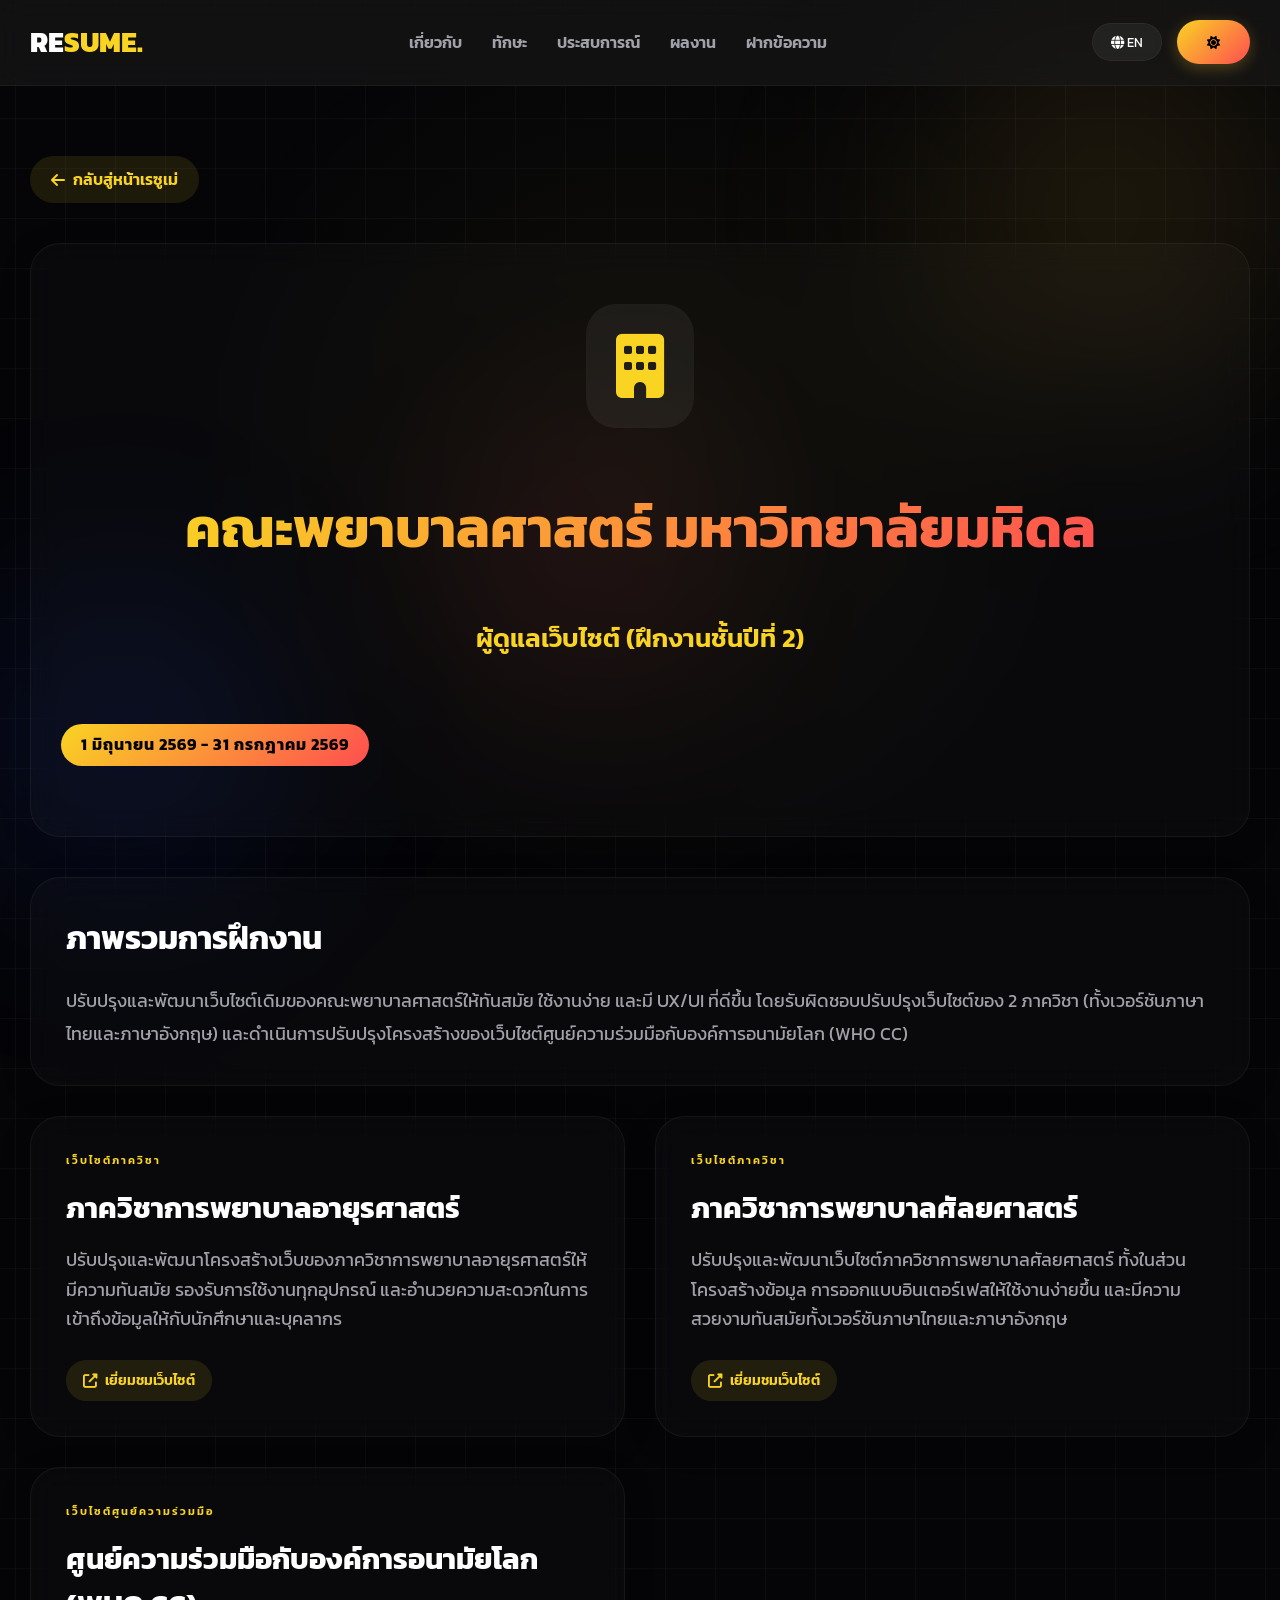
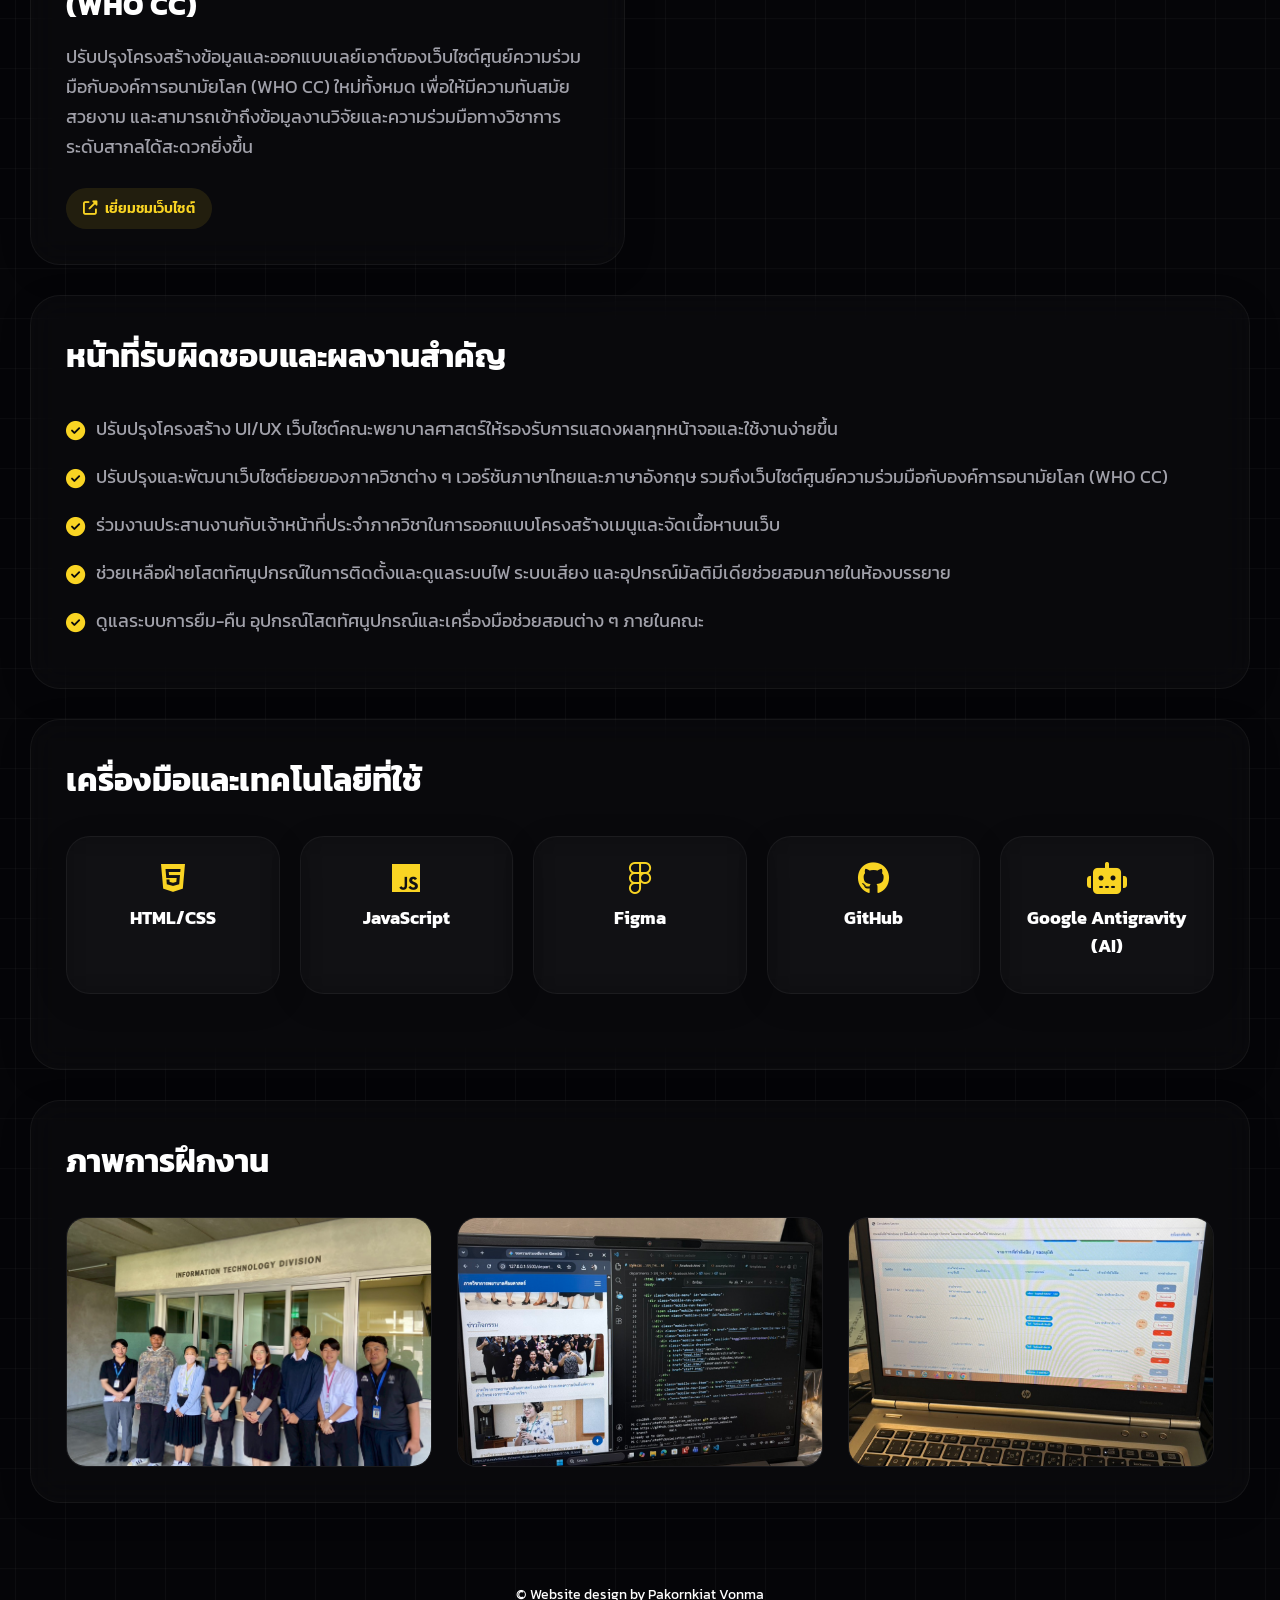
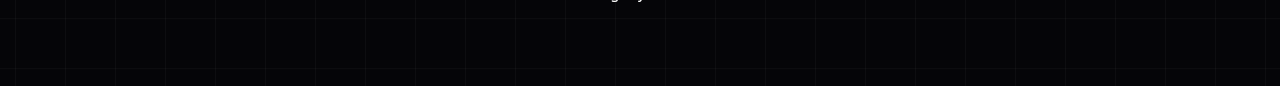
<file: internship.html>
<!DOCTYPE html>
<html lang="en">
<head>
    <meta charset="UTF-8">
    <meta name="viewport" content="width=device-width, initial-scale=1.0">
    <title>Internship Details</title>
    <link href="https://fonts.googleapis.com/css2?family=Kanit:wght@200;400;600&family=Outfit:wght@300;600;800&display=swap" rel="stylesheet">
    <link rel="stylesheet" href="https://cdnjs.cloudflare.com/ajax/libs/font-awesome/6.5.2/css/all.min.css">
    <link rel="stylesheet" href="style.css">
    <style>
        .internship-hero {
            display: flex;
            flex-direction: column;
            align-items: center;
            text-align: center;
            padding: 60px 30px;
        }
        .internship-hero .exp-icon {
            font-size: 4rem;
            padding: 30px;
            margin-bottom: 25px;
            border-radius: 30px;
        }
        .internship-hero h1 {
            font-size: 3.5rem;
            margin-bottom: 15px;
            color: var(--text-white);
            background: var(--grad);
            -webkit-background-clip: text;
            -webkit-text-fill-color: transparent;
        }
        .internship-hero .exp-role {
            font-size: 1.6rem;
            margin-bottom: 25px;
        }
        .internship-hero .exp-date {
            font-size: 1rem;
            padding: 8px 20px;
        }
        
        .detail-container {
            display: flex;
            flex-direction: column;
            gap: 30px;
            margin-top: 40px;
        }

        .photo-grid {
            display: grid;
            grid-template-columns: repeat(auto-fit, minmax(280px, 1fr));
            gap: 25px;
            margin-top: 20px;
        }

        .photo-placeholder {
            background: rgba(255, 255, 255, 0.02);
            border: 2px dashed var(--border);
            border-radius: 20px;
            height: 250px;
            display: flex;
            flex-direction: column;
            align-items: center;
            justify-content: center;
            color: var(--text-gray);
            transition: 0.4s ease;
        }
        
        body.light-mode .photo-placeholder {
            background: rgba(0, 0, 0, 0.02);
        }

        .photo-placeholder:hover {
            border-color: var(--accent);
            color: var(--accent);
            transform: translateY(-5px);
        }

        .photo-placeholder i {
            font-size: 3rem;
            margin-bottom: 15px;
            opacity: 0.5;
        }

        /* Styles for actual photo display */
        .photo-card {
            background: var(--card-bg);
            border: 1px solid var(--border);
            border-radius: 20px;
            height: 250px;
            overflow: hidden;
            position: relative;
            transition: 0.4s ease;
        }
        
        .photo-card:hover {
            border-color: var(--accent);
            transform: translateY(-5px);
            box-shadow: 0 10px 20px rgba(0,0,0,0.15);
        }

        .photo-card img {
            width: 100%;
            height: 100%;
            object-fit: cover;
            transition: 0.5s ease;
        }

        .photo-card:hover img {
            transform: scale(1.05);
        }

        .photo-card .caption {
            position: absolute;
            bottom: 0;
            left: 0;
            right: 0;
            padding: 15px;
            background: linear-gradient(transparent, rgba(0,0,0,0.85));
            color: #fff;
            font-size: 0.95rem;
            opacity: 0;
            transform: translateY(10px);
            transition: 0.3s ease;
            pointer-events: none;
        }

        .photo-card:hover .caption {
            opacity: 1;
            transform: translateY(0);
        }

        ul.custom-list {
            list-style: none;
            padding: 0;
            margin-top: 20px;
        }
        ul.custom-list li {
            position: relative;
            padding-left: 30px;
            margin-bottom: 15px;
            color: var(--text-gray);
            font-size: 1.15rem;
            line-height: 1.8;
        }
        ul.custom-list li::before {
            content: '\f058'; /* Check circle */
            font-family: 'Font Awesome 5 Free';
            font-weight: 900;
            position: absolute;
            left: 0;
            top: 2px;
            color: var(--accent);
            font-size: 1.2rem;
        }

    </style>
</head>
<body class="lang-th">
    <div id="mouse-glow"></div>
    <div class="blob"></div>
    <div class="blob2"></div>
    <div class="blob3"></div>

    <header>
        <div class="header-inner">
            <div class="logo">RE<span>SUME.</span></div>
            
            <ul class="nav-links">
                <li><a href="index.html#about" data-en="About" data-th="เกี่ยวกับ">About</a></li>
                <li><a href="index.html#skills" data-en="Skills" data-th="ทักษะ">Skills</a></li>
                <li><a href="index.html#experience" class="active" data-en="Experience" data-th="ประสบการณ์">Experience</a></li>
                <li><a href="index.html#projects" data-en="Projects" data-th="ผลงาน">Projects</a></li>
                <li><a href="index.html#guestbook" data-en="Messages" data-th="ฝากข้อความ">Messages</a></li>
            </ul>

            <div class="nav-right">
                <button id="lang-toggle" class="btn-outline">
                    <i class="fas fa-globe"></i> <span id="lang-text">EN</span>
                </button>
                <button id="theme-toggle" class="btn">
                    <i class="fas fa-sun"></i>
                </button>
                <button id="mobile-menu-btn" class="btn-outline" style="border: none; font-size: 1.5rem; padding: 5px 10px;">
                    <i class="fas fa-bars"></i>
                </button>
            </div>
        </div>
    </header>

    <div class="container" style="padding-top: 30px;">

        <!-- Back Button -->
        <div style="margin-top: 20px;">
            <a href="index.html" class="btn-sm">
                <i class="fas fa-arrow-left"></i> 
                <span data-en="Back to Resume" data-th="กลับสู่หน้าเรซูเม่">Back to Resume</span>
            </a>
        </div>

        <!-- Internship Header Hero -->
        <section class="section" style="margin-top: 40px;">
            <div class="exp-card internship-hero" style="opacity: 0; transform: translateY(30px); transition: 0.8s ease-out;">
                <div class="exp-icon"><i class="fas fa-building"></i></div>
                <h1 data-en="Faculty of Nursing, Mahidol University" data-th="คณะพยาบาลศาสตร์ มหาวิทยาลัยมหิดล">Faculty of Nursing, Mahidol University</h1>
                <p class="exp-role" data-en="Web Admin (Year 2 Student Internship)" data-th="ผู้ดูแลเว็บไซต์ (ฝึกงานชั้นปีที่ 2)">Web Admin (Year 2 Student Internship)</p>
                <span class="exp-date" data-en="1 June 2026 - 31 July 2026" data-th="1 มิถุนายน 2569 - 31 กรกฎาคม 2569">1 June 2026 - 31 July 2026</span>
            </div>
        </section>

        <!-- Details Section -->
        <div class="detail-container">
            <!-- Overview -->
            <div class="project-card" style="opacity: 0; transform: translateY(30px); transition: 0.8s ease-out;">
                <h3 style="font-size: 2rem; margin-bottom: 20px; color: var(--text-white);" data-en="Overview" data-th="ภาพรวมการฝึกงาน">Overview</h3>
                <p style="color: var(--text-gray); font-size: 1.15rem; line-height: 1.8;" data-en="Improved and developed existing websites of the Faculty of Nursing to make them more modern, user-friendly, and optimize their UX/UI. Responsible for updating websites for two academic departments in both Thai and English versions, and completely redesigning the WHO Collaborating Centre website in the English version." data-th="ปรับปรุงและพัฒนาเว็บไซต์เดิมของคณะพยาบาลศาสตร์ให้ทันสมัย ใช้งานง่าย และมี UX/UI ที่ดีขึ้น โดยรับผิดชอบปรับปรุงเว็บไซต์ของ 2 ภาควิชา (ทั้งเวอร์ชันภาษาไทยและภาษาอังกฤษ) และดำเนินการปรับปรุงโครงสร้างของเว็บไซต์ศูนย์ความร่วมมือกับองค์การอนามัยโลก (WHO CC)">Improved and developed existing websites of the Faculty of Nursing to make them more modern, user-friendly, and optimize their UX/UI. Responsible for updating websites for two academic departments in both Thai and English versions, and completely redesigning the WHO Collaborating Centre website in the English version.</p>
            </div>

            <!-- Featured Internship Projects Grid -->
            <div class="projects-container" style="margin-top: 0; margin-bottom: 0;">
                <!-- Featured Internship Project 1 -->
                <div class="project-card" style="opacity: 0; transform: translateY(30px); transition: 0.8s ease-out; margin: 0;">
                    <span class="project-tag" data-en="Department Website" data-th="เว็บไซต์ภาควิชา">Department Website</span>
                    <h3 style="font-size: 1.8rem; margin-bottom: 15px; color: var(--text-white);" data-en="Department of Medical Nursing" data-th="ภาควิชาการพยาบาลอายุรศาสตร์">Department of Medical Nursing</h3>
                    <p style="color: var(--text-gray); font-size: 1.1rem; line-height: 1.7; margin-bottom: 25px;" data-en="Redesigned and updated the website and user experience (UX/UI) of the Department of Medical Nursing website to make it modern, responsive, and easy to navigate for students and staff." data-th="ปรับปรุงและพัฒนาโครงสร้างเว็บของภาควิชาการพยาบาลอายุรศาสตร์ให้มีความทันสมัย รองรับการใช้งานทุกอุปกรณ์ และอำนวยความสะดวกในการเข้าถึงข้อมูลให้กับนักศึกษาและบุคลากร">Redesigned and updated the website and user experience (UX/UI) of the Department of Medical Nursing website to make it modern, responsive, and easy to navigate for students and staff.</p>
                    
                    <div style="display: flex; gap: 10px; flex-wrap: wrap; margin-top: auto;">
                        <a href="https://ns.mahidol.ac.th/department/mn_th/" target="_blank" class="btn-sm" style="margin-top: 0; padding: 8px 16px; font-size: 0.9rem;">
                            <i class="fas fa-external-link-alt"></i>
                            <span data-en="Visit Website" data-th="เยี่ยมชมเว็บไซต์">Visit Website</span>
                        </a>
                        <!-- 
                        <a href="https://github.com" target="_blank" class="btn-sm" style="margin-top: 0; padding: 8px 16px; font-size: 0.9rem; background: rgba(255,255,255,0.05); color: var(--text-white); border: 1px solid var(--border);">
                            <i class="fab fa-github"></i>
                            <span data-en="Source Code" data-th="ดูโค้ด (GitHub)">Source Code</span>
                        </a>
                        -->
                    </div>
                </div>

                <!-- Featured Internship Project 2 -->
                <div class="project-card" style="opacity: 0; transform: translateY(30px); transition: 0.8s ease-out; margin: 0;">
                    <span class="project-tag" data-en="Department Website" data-th="เว็บไซต์ภาควิชา">Department Website</span>
                    <h3 style="font-size: 1.8rem; margin-bottom: 15px; color: var(--text-white);" data-en="Department of Surgical Nursing" data-th="ภาควิชาการพยาบาลศัลยศาสตร์">Department of Surgical Nursing</h3>
                    <p style="color: var(--text-gray); font-size: 1.1rem; line-height: 1.7; margin-bottom: 25px;" data-en="Redesigned and updated the website for the Department of Surgical Nursing, enhancing accessibility, structuring content logically, and creating a modern look for both Thai and English audiences." data-th="ปรับปรุงและพัฒนาเว็บไซต์ภาควิชาการพยาบาลศัลยศาสตร์ ทั้งในส่วนโครงสร้างข้อมูล การออกแบบอินเตอร์เฟสให้ใช้งานง่ายขึ้น และมีความสวยงามทันสมัยทั้งเวอร์ชันภาษาไทยและภาษาอังกฤษ">Redesigned and updated the website for the Department of Surgical Nursing, enhancing accessibility, structuring content logically, and creating a modern look for both Thai and English audiences.</p>
                    
                    <div style="display: flex; gap: 10px; flex-wrap: wrap; margin-top: auto;">
                        <a href="https://ns.mahidol.ac.th/department/sn_th/" target="_blank" class="btn-sm" style="margin-top: 0; padding: 8px 16px; font-size: 0.9rem;">
                            <i class="fas fa-external-link-alt"></i>
                            <span data-en="Visit Website" data-th="เยี่ยมชมเว็บไซต์">Visit Website</span>
                        </a>
                        <!-- 
                        <a href="https://github.com" target="_blank" class="btn-sm" style="margin-top: 0; padding: 8px 16px; font-size: 0.9rem; background: rgba(255,255,255,0.05); color: var(--text-white); border: 1px solid var(--border);">
                            <i class="fab fa-github"></i>
                            <span data-en="Source Code" data-th="ดูโค้ด (GitHub)">Source Code</span>
                        </a>
                        -->
                    </div>
                </div>

                <!-- Featured Internship Project 3 -->
                <div class="project-card" style="opacity: 0; transform: translateY(30px); transition: 0.8s ease-out; margin: 0;">
                    <span class="project-tag" data-en="Collaborating Centre Website" data-th="เว็บไซต์ศูนย์ความร่วมมือ">Collaborating Centre Website</span>
                    <h3 style="font-size: 1.8rem; margin-bottom: 15px; color: var(--text-white);" data-en="WHO Collaborating Centre" data-th="ศูนย์ความร่วมมือกับองค์การอนามัยโลก (WHO CC)">WHO Collaborating Centre</h3>
                    <p style="color: var(--text-gray); font-size: 1.1rem; line-height: 1.7; margin-bottom: 25px;" data-en="Redesigned and modernized the layout and information architecture of the WHO Collaborating Centre website. Improved usability and navigation to provide clean access to international research and academic collaborations." data-th="ปรับปรุงโครงสร้างข้อมูลและออกแบบเลย์เอาต์ของเว็บไซต์ศูนย์ความร่วมมือกับองค์การอนามัยโลก (WHO CC) ใหม่ทั้งหมด เพื่อให้มีความทันสมัย สวยงาม และสามารถเข้าถึงข้อมูลงานวิจัยและความร่วมมือทางวิชาการระดับสากลได้สะดวกยิ่งขึ้น">Redesigned and modernized the layout and information architecture of the WHO Collaborating Centre website. Improved usability and navigation to provide clean access to international research and academic collaborations.</p>
                    
                    <div style="display: flex; gap: 10px; flex-wrap: wrap; margin-top: auto;">
                        <a href="https://ns.mahidol.ac.th/division/who/who-index.html" target="_blank" class="btn-sm" style="margin-top: 0; padding: 8px 16px; font-size: 0.9rem;">
                            <i class="fas fa-external-link-alt"></i>
                            <span data-en="Visit Website" data-th="เยี่ยมชมเว็บไซต์">Visit Website</span>
                        </a>
                        <!-- 
                        <a href="https://github.com" target="_blank" class="btn-sm" style="margin-top: 0; padding: 8px 16px; font-size: 0.9rem; background: rgba(255,255,255,0.05); color: var(--text-white); border: 1px solid var(--border);">
                            <i class="fab fa-github"></i>
                            <span data-en="Source Code" data-th="ดูโค้ด (GitHub)">Source Code</span>
                        </a>
                        -->
                    </div>
                </div>
            </div>

            <!-- Key Responsibilities -->
            <div class="project-card" style="opacity: 0; transform: translateY(30px); transition: 0.8s ease-out;">
                <h3 style="font-size: 2rem; margin-bottom: 10px; color: var(--text-white);" data-en="Key Responsibilities & Achievements" data-th="หน้าที่รับผิดชอบและผลงานสำคัญ">Key Responsibilities & Achievements</h3>
                <ul class="custom-list">
                    <li><span data-en="Improved the Faculty of Nursing website UI/UX to be fully responsive and user-friendly." data-th="ปรับปรุงโครงสร้าง UI/UX เว็บไซต์คณะพยาบาลศาสตร์ให้รองรับการแสดงผลทุกหน้าจอและใช้งานง่ายขึ้น">Improved the Faculty of Nursing website UI/UX to be fully responsive and user-friendly.</span></li>
                    <li><span data-en="Optimized localized department websites for both Thai and English versions, including the WHO Collaborating Centre site." data-th="ปรับปรุงและพัฒนาเว็บไซต์ย่อยของภาควิชาต่าง ๆ เวอร์ชันภาษาไทยและภาษาอังกฤษ รวมถึงเว็บไซต์ศูนย์ความร่วมมือกับองค์การอนามัยโลก (WHO CC)">Optimized localized department websites for both Thai and English versions, including the WHO Collaborating Centre site.</span></li>
                    <li><span data-en="Collaborated with academic department staffs to arrange content structure and menu design." data-th="ร่วมงานประสานงานกับเจ้าหน้าที่ประจำภาควิชาในการออกแบบโครงสร้างเมนูและจัดเนื้อหาบนเว็บ">Collaborated with academic department staffs to arrange content structure and menu design.</span></li>
                    <li><span data-en="Assisted the audio-visual department with managing lighting, sound systems, and lecture room multimedia equipment." data-th="ช่วยเหลือฝ่ายโสตทัศนูปกรณ์ในการติดตั้งและดูแลระบบไฟ ระบบเสียง และอุปกรณ์มัลติมีเดียช่วยสอนภายในห้องบรรยาย">Assisted the audio-visual department with managing lighting, sound systems, and lecture room multimedia equipment.</span></li>
                    <li><span data-en="Managed and tracked the equipment borrowing and returning system within the faculty." data-th="ดูแลระบบการยืม-คืน อุปกรณ์โสตทัศนูปกรณ์และเครื่องมือช่วยสอนต่าง ๆ ภายในคณะ">Managed and tracked the equipment borrowing and returning system within the faculty.</span></li>
                </ul>
            </div>

            <!-- Tech Stack / Tools -->
            <div class="project-card" style="opacity: 0; transform: translateY(30px); transition: 0.8s ease-out;">
                <h3 style="font-size: 2rem; margin-bottom: 20px; color: var(--text-white);" data-en="Tools & Technologies Used" data-th="เครื่องมือและเทคโนโลยีที่ใช้">Tools & Technologies Used</h3>
                
                <div class="skills-grid" style="margin-top: 10px; grid-template-columns: repeat(auto-fit, minmax(180px, 1fr));">
                    <div class="skill-box" style="opacity: 0; transform: translateY(30px); transition: 0.8s ease-out;">
                        <i class="fab fa-html5"></i>
                        <h4>HTML/CSS</h4>
                    </div>
                    <div class="skill-box" style="opacity: 0; transform: translateY(30px); transition: 0.8s ease-out;">
                        <i class="fab fa-js"></i>
                        <h4>JavaScript</h4>
                    </div>
                    <div class="skill-box" style="opacity: 0; transform: translateY(30px); transition: 0.8s ease-out;">
                        <i class="fab fa-figma"></i>
                        <h4>Figma</h4>
                    </div>
                    <div class="skill-box" style="opacity: 0; transform: translateY(30px); transition: 0.8s ease-out;">
                        <i class="fab fa-github"></i>
                        <h4>GitHub</h4>
                    </div>
                    <div class="skill-box" style="opacity: 0; transform: translateY(30px); transition: 0.8s ease-out;">
                        <i class="fas fa-robot"></i>
                        <h4>Google Antigravity (AI)</h4>
                    </div>
                </div>
            </div>

            <!-- Photos / Gallery -->
            <div class="project-card" style="opacity: 0; transform: translateY(30px); transition: 0.8s ease-out;">
                <h3 style="font-size: 2rem; margin-bottom: 10px; color: var(--text-white);" data-en="Gallery" data-th="ภาพการฝึกงาน">Gallery</h3>
            
                <div class="photo-grid">
                    <div class="photo-card">
                        <img src="img/internship.jpg" alt="Internship Workplace">
                        <div class="caption">
                            <span data-en="Workplace Atmosphere" data-th="บรรยากาศการฝึกงาน">Workplace Atmosphere</span>
                        </div>
                    </div>
                    <div class="photo-card">
                        <img src="img/internship1.jpg" alt="Team and Projects">
                        <div class="caption">
                            <span data-en="Website Example" data-th="ภาพตัวอย่างเว็บไซต์">Website Example</span>
                        </div>
                    </div>
                    <div class="photo-card">
                        <img src="img/internship2.jpg" alt="My Profile">
                        <div class="caption">
                            <span data-en="Manage Equipment Loan System" data-th="ดูแลระบบการยืม-คืน">Manage Equipment Loan System</span>
                        </div>
                    </div>
                </div>
            </div>
        </div>

        <footer>
            <p>© Website design by Pakornkiat Vonma</p>
        </footer>
    </div>

    <!-- 
      TIP FOR FUTURE:
      If you want to create a details page for your Year 3 Internship:
      1. Duplicate this file and name it 'internship_y3.html'
      2. Modify the text, links, and photos below to match your Year 3 internship.
    -->
    <script src="script.js"></script>
</body>
</html>
</file>
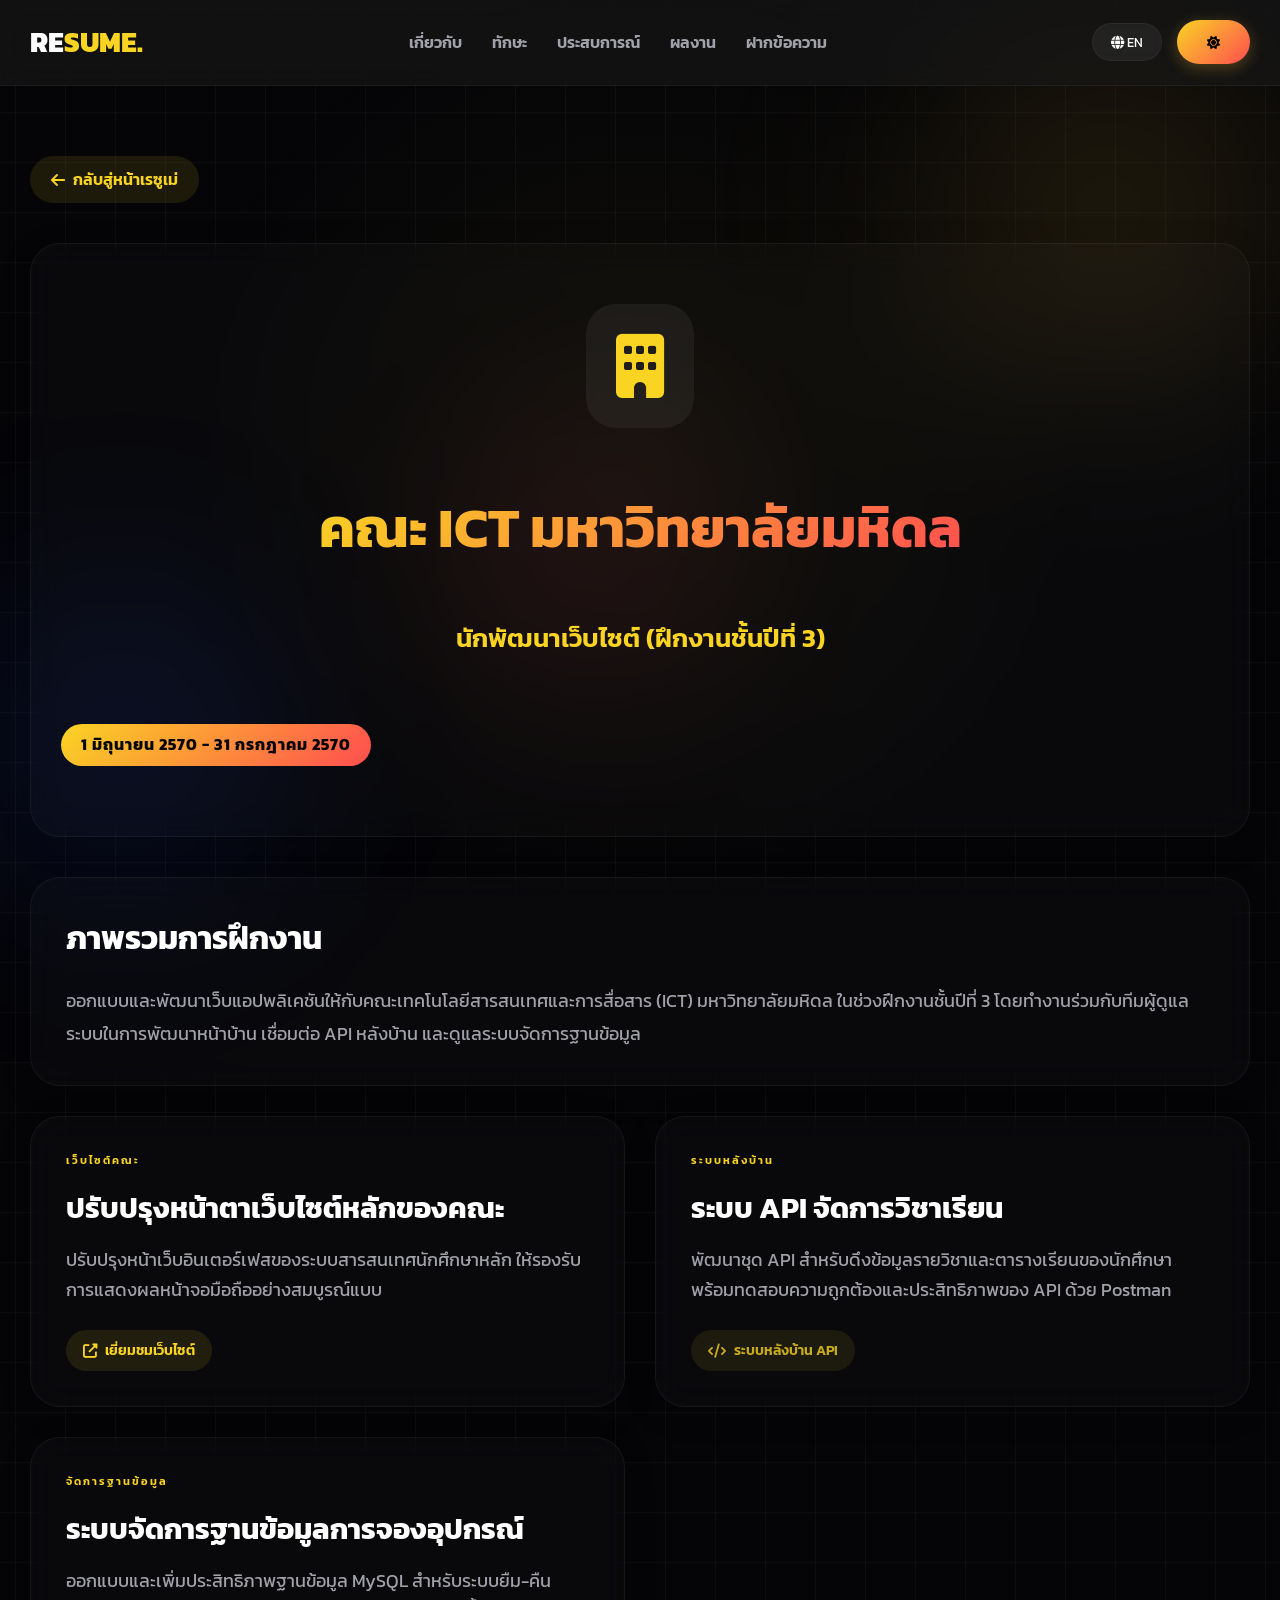
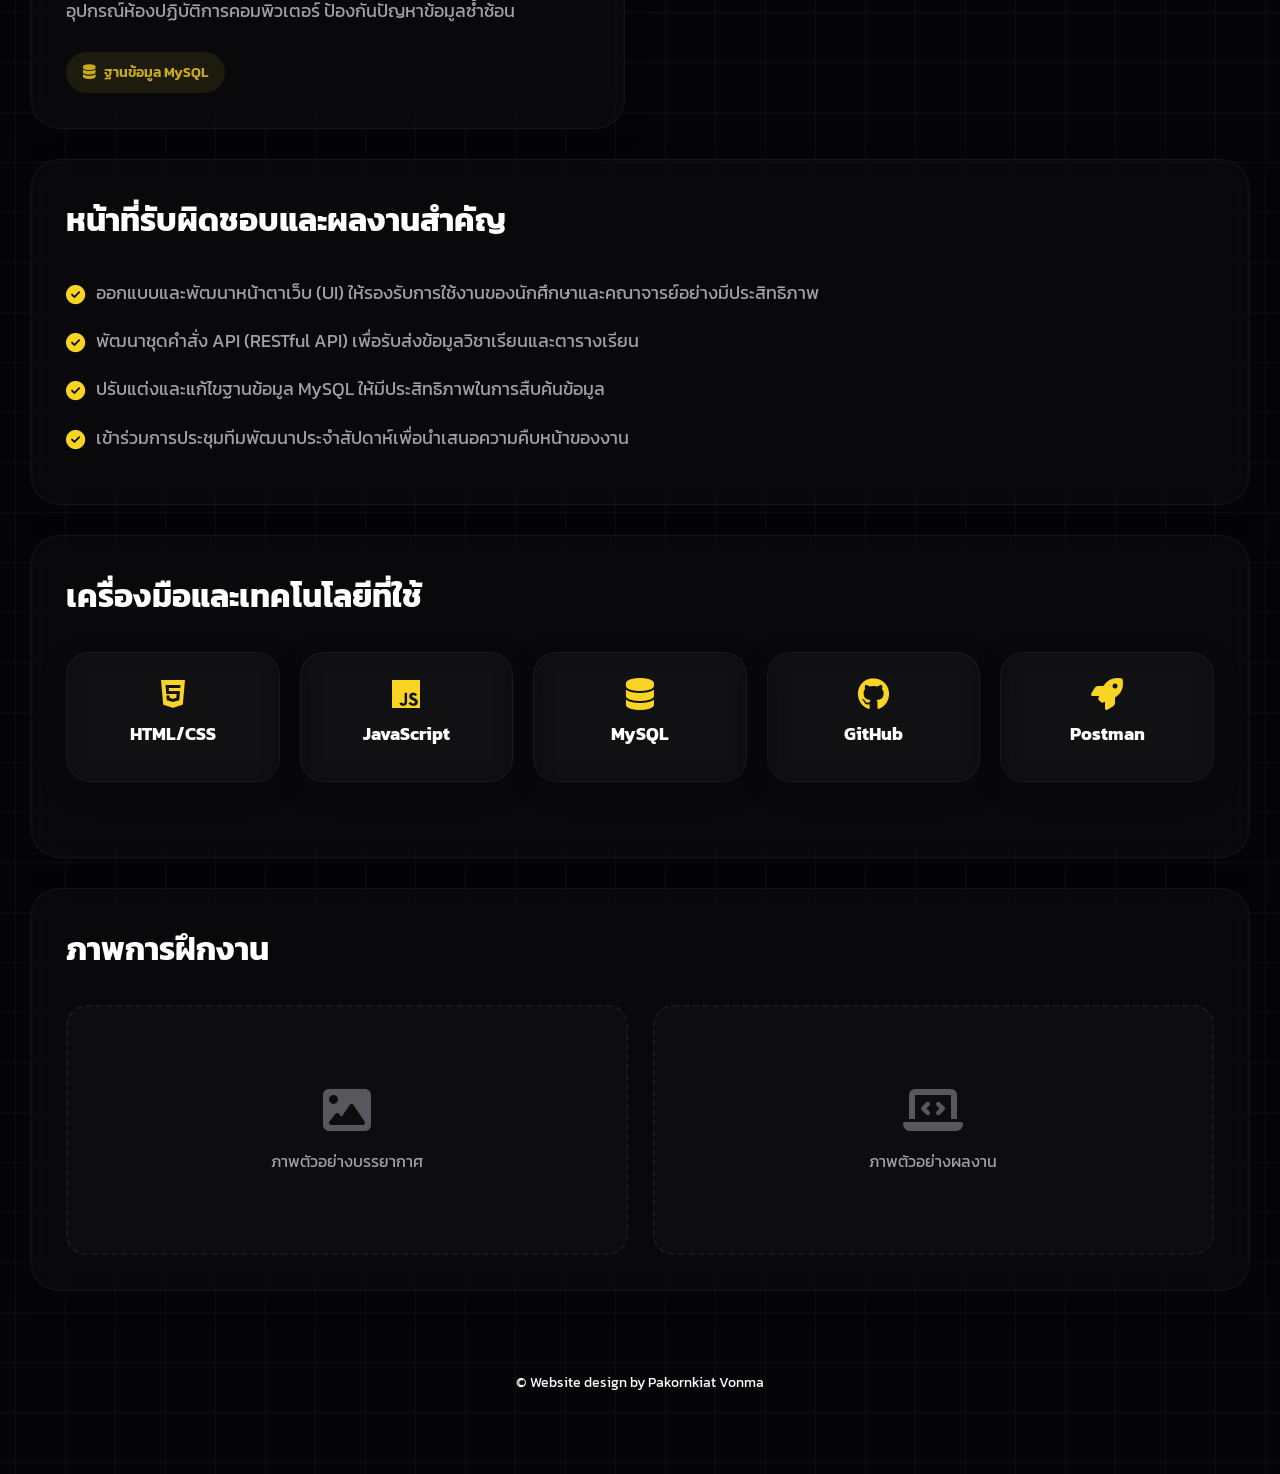
<file: internship_y3.html>
<!DOCTYPE html>
<html lang="en">
<head>
    <meta charset="UTF-8">
    <meta name="viewport" content="width=device-width, initial-scale=1.0">
    <title>Internship Details - Year 3</title>
    <link href="https://fonts.googleapis.com/css2?family=Kanit:wght@200;400;600&family=Outfit:wght@300;600;800&display=swap" rel="stylesheet">
    <link rel="stylesheet" href="https://cdnjs.cloudflare.com/ajax/libs/font-awesome/6.5.2/css/all.min.css">
    <link rel="stylesheet" href="style.css">
    <style>
        .internship-hero {
            display: flex;
            flex-direction: column;
            align-items: center;
            text-align: center;
            padding: 60px 30px;
        }
        .internship-hero .exp-icon {
            font-size: 4rem;
            padding: 30px;
            margin-bottom: 25px;
            border-radius: 30px;
        }
        .internship-hero h1 {
            font-size: 3.5rem;
            margin-bottom: 15px;
            color: var(--text-white);
            background: var(--grad);
            -webkit-background-clip: text;
            -webkit-text-fill-color: transparent;
        }
        .internship-hero .exp-role {
            font-size: 1.6rem;
            margin-bottom: 25px;
        }
        .internship-hero .exp-date {
            font-size: 1rem;
            padding: 8px 20px;
        }
        
        .detail-container {
            display: flex;
            flex-direction: column;
            gap: 30px;
            margin-top: 40px;
        }

        .photo-grid {
            display: grid;
            grid-template-columns: repeat(auto-fit, minmax(280px, 1fr));
            gap: 25px;
            margin-top: 20px;
        }

        .photo-placeholder {
            background: rgba(255, 255, 255, 0.02);
            border: 2px dashed var(--border);
            border-radius: 20px;
            height: 250px;
            display: flex;
            flex-direction: column;
            align-items: center;
            justify-content: center;
            color: var(--text-gray);
            transition: 0.4s ease;
        }
        
        body.light-mode .photo-placeholder {
            background: rgba(0, 0, 0, 0.02);
        }

        .photo-placeholder:hover {
            border-color: var(--accent);
            color: var(--accent);
            transform: translateY(-5px);
        }

        .photo-placeholder i {
            font-size: 3rem;
            margin-bottom: 15px;
            opacity: 0.5;
        }

        /* Styles for actual photo display */
        .photo-card {
            background: var(--card-bg);
            border: 1px solid var(--border);
            border-radius: 20px;
            height: 250px;
            overflow: hidden;
            position: relative;
            transition: 0.4s ease;
        }
        
        .photo-card:hover {
            border-color: var(--accent);
            transform: translateY(-5px);
            box-shadow: 0 10px 20px rgba(0,0,0,0.15);
        }

        .photo-card img {
            width: 100%;
            height: 100%;
            object-fit: cover;
            transition: 0.5s ease;
        }

        .photo-card:hover img {
            transform: scale(1.05);
        }

        .photo-card .caption {
            position: absolute;
            bottom: 0;
            left: 0;
            right: 0;
            padding: 15px;
            background: linear-gradient(transparent, rgba(0,0,0,0.85));
            color: #fff;
            font-size: 0.95rem;
            opacity: 0;
            transform: translateY(10px);
            transition: 0.3s ease;
            pointer-events: none;
        }

        .photo-card:hover .caption {
            opacity: 1;
            transform: translateY(0);
        }

        ul.custom-list {
            list-style: none;
            padding: 0;
            margin-top: 20px;
        }
        ul.custom-list li {
            position: relative;
            padding-left: 30px;
            margin-bottom: 15px;
            color: var(--text-gray);
            font-size: 1.15rem;
            line-height: 1.8;
        }
        ul.custom-list li::before {
            content: '\f058'; /* Check circle */
            font-family: 'Font Awesome 5 Free';
            font-weight: 900;
            position: absolute;
            left: 0;
            top: 2px;
            color: var(--accent);
            font-size: 1.2rem;
        }

    </style>
</head>
<body class="lang-th">
    <div id="mouse-glow"></div>
    <div class="blob"></div>
    <div class="blob2"></div>
    <div class="blob3"></div>

    <header>
        <div class="header-inner">
            <div class="logo">RE<span>SUME.</span></div>
            
            <ul class="nav-links">
                <li><a href="index.html#about" data-en="About" data-th="เกี่ยวกับ">About</a></li>
                <li><a href="index.html#skills" data-en="Skills" data-th="ทักษะ">Skills</a></li>
                <li><a href="index.html#experience" class="active" data-en="Experience" data-th="ประสบการณ์">Experience</a></li>
                <li><a href="index.html#projects" data-en="Projects" data-th="ผลงาน">Projects</a></li>
                <li><a href="index.html#guestbook" data-en="Messages" data-th="ฝากข้อความ">Messages</a></li>
            </ul>

            <div class="nav-right">
                <button id="lang-toggle" class="btn-outline">
                    <i class="fas fa-globe"></i> <span id="lang-text">EN</span>
                </button>
                <button id="theme-toggle" class="btn">
                    <i class="fas fa-sun"></i>
                </button>
                <button id="mobile-menu-btn" class="btn-outline" style="border: none; font-size: 1.5rem; padding: 5px 10px;">
                    <i class="fas fa-bars"></i>
                </button>
            </div>
        </div>
    </header>

    <div class="container" style="padding-top: 30px;">

        <!-- Back Button -->
        <div style="margin-top: 20px;">
            <a href="index.html" class="btn-sm">
                <i class="fas fa-arrow-left"></i> 
                <span data-en="Back to Resume" data-th="กลับสู่หน้าเรซูเม่">Back to Resume</span>
            </a>
        </div>

        <!-- Internship Header Hero -->
        <section class="section" style="margin-top: 40px;">
            <div class="exp-card internship-hero" style="opacity: 0; transform: translateY(30px); transition: 0.8s ease-out;">
                <div class="exp-icon"><i class="fas fa-building"></i></div>
                <h1 data-en="Faculty of ICT, Mahidol University" data-th="คณะ ICT มหาวิทยาลัยมหิดล">Faculty of ICT, Mahidol University</h1>
                <p class="exp-role" data-en="Web Developer (Year 3 Student Internship)" data-th="นักพัฒนาเว็บไซต์ (ฝึกงานชั้นปีที่ 3)">Web Developer (Year 3 Student Internship)</p>
                <span class="exp-date" data-en="1 June 2027 - 31 July 2027" data-th="1 มิถุนายน 2570 - 31 กรกฎาคม 2570">1 June 2027 - 31 July 2027</span>
            </div>
        </section>

        <!-- Details Section -->
        <div class="detail-container">
            <!-- Overview -->
            <div class="project-card" style="opacity: 0; transform: translateY(30px); transition: 0.8s ease-out;">
                <h3 style="font-size: 2rem; margin-bottom: 20px; color: var(--text-white);" data-en="Overview" data-th="ภาพรวมการฝึกงาน">Overview</h3>
                <p style="color: var(--text-gray); font-size: 1.15rem; line-height: 1.8;" data-en="Designed and developed web applications for the Faculty of ICT, Mahidol University during the Year 3 summer internship. Worked closely with the IT department to implement responsive frontend components, build backend APIs, and manage database systems." data-th="ออกแบบและพัฒนาเว็บแอปพลิเคชันให้กับคณะเทคโนโลยีสารสนเทศและการสื่อสาร (ICT) มหาวิทยาลัยมหิดล ในช่วงฝึกงานชั้นปีที่ 3 โดยทำงานร่วมกับทีมผู้ดูแลระบบในการพัฒนาหน้าบ้าน เชื่อมต่อ API หลังบ้าน และดูแลระบบจัดการฐานข้อมูล">Designed and developed web applications for the Faculty of ICT, Mahidol University during the Year 3 summer internship. Worked closely with the IT department to implement responsive frontend components, build backend APIs, and manage database systems.</p>
            </div>

            <!-- Featured Internship Projects Grid -->
            <div class="projects-container" style="margin-top: 0; margin-bottom: 0;">
                <!-- Featured Internship Project 1 -->
                <div class="project-card" style="opacity: 0; transform: translateY(30px); transition: 0.8s ease-out; margin: 0;">
                    <span class="project-tag" data-en="Faculty Website" data-th="เว็บไซต์คณะ">Faculty Website</span>
                    <h3 style="font-size: 1.8rem; margin-bottom: 15px; color: var(--text-white);" data-en="Main Portal UI Improvement" data-th="ปรับปรุงหน้าตาเว็บไซต์หลักของคณะ">Main Portal UI Improvement</h3>
                    <p style="color: var(--text-gray); font-size: 1.1rem; line-height: 1.7; margin-bottom: 25px;" data-en="Improved user interfaces and layouts for the main student information portal to ensure full accessibility and responsiveness." data-th="ปรับปรุงหน้าเว็บอินเตอร์เฟสของระบบสารสนเทศนักศึกษาหลัก ให้รองรับการแสดงผลหน้าจอมือถืออย่างสมบูรณ์แบบ">Improved user interfaces and layouts for the main student information portal to ensure full accessibility and responsiveness.</p>
                    
                    <div style="display: flex; gap: 10px; flex-wrap: wrap; margin-top: auto;">
                        <a href="https://www.ict.mahidol.ac.th" target="_blank" class="btn-sm" style="margin-top: 0; padding: 8px 16px; font-size: 0.9rem;">
                            <i class="fas fa-external-link-alt"></i>
                            <span data-en="Visit Website" data-th="เยี่ยมชมเว็บไซต์">Visit Website</span>
                        </a>
                    </div>
                </div>

                <!-- Featured Internship Project 2 -->
                <div class="project-card" style="opacity: 0; transform: translateY(30px); transition: 0.8s ease-out; margin: 0;">
                    <span class="project-tag" data-en="Backend Service" data-th="ระบบหลังบ้าน">Backend Service</span>
                    <h3 style="font-size: 1.8rem; margin-bottom: 15px; color: var(--text-white);" data-en="Academic Course Registration API" data-th="ระบบ API จัดการวิชาเรียน">Academic Course Registration API</h3>
                    <p style="color: var(--text-gray); font-size: 1.1rem; line-height: 1.7; margin-bottom: 25px;" data-en="Developed API endpoints for students to retrieve course details and schedule information, tested using Postman." data-th="พัฒนาชุด API สำหรับดึงข้อมูลรายวิชาและตารางเรียนของนักศึกษา พร้อมทดสอบความถูกต้องและประสิทธิภาพของ API ด้วย Postman">Developed API endpoints for students to retrieve course details and schedule information, tested using Postman.</p>
                    
                    <div style="display: flex; gap: 10px; flex-wrap: wrap; margin-top: auto;">
                        <span class="btn-sm" style="margin-top: 0; padding: 8px 16px; font-size: 0.9rem; opacity: 0.8; pointer-events: none;">
                            <i class="fas fa-code"></i>
                            <span data-en="Backend API" data-th="ระบบหลังบ้าน API">Backend API</span>
                        </span>
                    </div>
                </div>

                <!-- Featured Internship Project 3 -->
                <div class="project-card" style="opacity: 0; transform: translateY(30px); transition: 0.8s ease-out; margin: 0;">
                    <span class="project-tag" data-en="Database Management" data-th="จัดการฐานข้อมูล">Database Management</span>
                    <h3 style="font-size: 1.8rem; margin-bottom: 15px; color: var(--text-white);" data-en="Equipment Booking Database" data-th="ระบบจัดการฐานข้อมูลการจองอุปกรณ์">Equipment Booking Database</h3>
                    <p style="color: var(--text-gray); font-size: 1.1rem; line-height: 1.7; margin-bottom: 25px;" data-en="Optimized MySQL tables for tracking laboratory equipment loans and reservations to ensure zero data conflicts." data-th="ออกแบบและเพิ่มประสิทธิภาพฐานข้อมูล MySQL สำหรับระบบยืม-คืนอุปกรณ์ห้องปฏิบัติการคอมพิวเตอร์ ป้องกันปัญหาข้อมูลซ้ำซ้อน">Optimized MySQL tables for tracking laboratory equipment loans and reservations to ensure zero data conflicts.</p>
                    
                    <div style="display: flex; gap: 10px; flex-wrap: wrap; margin-top: auto;">
                        <span class="btn-sm" style="margin-top: 0; padding: 8px 16px; font-size: 0.9rem; opacity: 0.8; pointer-events: none;">
                            <i class="fas fa-database"></i>
                            <span data-en="MySQL Database" data-th="ฐานข้อมูล MySQL">MySQL Database</span>
                        </span>
                    </div>
                </div>
            </div>

            <!-- Key Responsibilities -->
            <div class="project-card" style="opacity: 0; transform: translateY(30px); transition: 0.8s ease-out;">
                <h3 style="font-size: 2rem; margin-bottom: 10px; color: var(--text-white);" data-en="Key Responsibilities & Achievements" data-th="หน้าที่รับผิดชอบและผลงานสำคัญ">Key Responsibilities & Achievements</h3>
                <ul class="custom-list">
                    <li><span data-en="Designed and implemented clean frontend designs using HTML, CSS, and modern practices." data-th="ออกแบบและพัฒนาหน้าตาเว็บ (UI) ให้รองรับการใช้งานของนักศึกษาและคณาจารย์อย่างมีประสิทธิภาพ">Designed and implemented clean frontend designs using HTML, CSS, and modern practices.</span></li>
                    <li><span data-en="Built RESTful API endpoints for registration services." data-th="พัฒนาชุดคำสั่ง API (RESTful API) เพื่อรับส่งข้อมูลวิชาเรียนและตารางเรียน">Built RESTful API endpoints for registration services.</span></li>
                    <li><span data-en="Worked with MySQL database migration and queries optimization." data-th="ปรับแต่งและแก้ไขฐานข้อมูล MySQL ให้มีประสิทธิภาพในการสืบค้นข้อมูล">Worked with MySQL database migration and queries optimization.</span></li>
                    <li><span data-en="Participated in weekly developer meetings to discuss requirements." data-th="เข้าร่วมการประชุมทีมพัฒนาประจำสัปดาห์เพื่อนำเสนอความคืบหน้าของงาน">Participated in weekly developer meetings to discuss requirements.</span></li>
                </ul>
            </div>

            <!-- Tech Stack / Tools -->
            <div class="project-card" style="opacity: 0; transform: translateY(30px); transition: 0.8s ease-out;">
                <h3 style="font-size: 2rem; margin-bottom: 20px; color: var(--text-white);" data-en="Tools & Technologies Used" data-th="เครื่องมือและเทคโนโลยีที่ใช้">Tools & Technologies Used</h3>
                
                <div class="skills-grid" style="margin-top: 10px; grid-template-columns: repeat(auto-fit, minmax(180px, 1fr));">
                    <div class="skill-box" style="opacity: 0; transform: translateY(30px); transition: 0.8s ease-out;">
                        <i class="fab fa-html5"></i>
                        <h4>HTML/CSS</h4>
                    </div>
                    <div class="skill-box" style="opacity: 0; transform: translateY(30px); transition: 0.8s ease-out;">
                        <i class="fab fa-js"></i>
                        <h4>JavaScript</h4>
                    </div>
                    <div class="skill-box" style="opacity: 0; transform: translateY(30px); transition: 0.8s ease-out;">
                        <i class="fas fa-database"></i>
                        <h4>MySQL</h4>
                    </div>
                    <div class="skill-box" style="opacity: 0; transform: translateY(30px); transition: 0.8s ease-out;">
                        <i class="fab fa-github"></i>
                        <h4>GitHub</h4>
                    </div>
                    <div class="skill-box" style="opacity: 0; transform: translateY(30px); transition: 0.8s ease-out;">
                        <i class="fas fa-rocket"></i>
                        <h4>Postman</h4>
                    </div>
                </div>
            </div>

            <!-- Photos / Gallery -->
            <div class="project-card" style="opacity: 0; transform: translateY(30px); transition: 0.8s ease-out;">
                <h3 style="font-size: 2rem; margin-bottom: 10px; color: var(--text-white);" data-en="Gallery" data-th="ภาพการฝึกงาน">Gallery</h3>
            
                <div class="photo-grid">
                    <div class="photo-placeholder">
                        <i class="fas fa-image"></i>
                        <span data-en="Photo Placeholder" data-th="ภาพตัวอย่างบรรยากาศ">Photo Placeholder</span>
                    </div>
                    <div class="photo-placeholder">
                        <i class="fas fa-laptop-code"></i>
                        <span data-en="Project Screenshot" data-th="ภาพตัวอย่างผลงาน">Project Screenshot</span>
                    </div>
                </div>
            </div>
        </div>

        <footer>
            <p>© Website design by Pakornkiat Vonma</p>
        </footer>
    </div>

    <script src="script.js"></script>
</body>
</html>
</file>
<file: style.css>
:root {
    --bg: #050508;
    --card-bg: rgba(255, 255, 255, 0.02);
    --accent: #f9d423;
    --grad: linear-gradient(135deg, #f9d423 0%, #ff4e50 100%);
    --text-white: #ffffff;
    --text-gray: #a1a1aa;
    --border: rgba(255, 255, 255, 0.05);
}

#theme-toggle{
    border: none;
}

#lang-toggle{
    color:#ffffff;
}

/* ธีมสว่าง (Light Mode) */
body.light-mode {
    --bg: #f0f2f5; /* พื้นหลังขาวนวล */
    --card-bg: rgba(255, 255, 255, 0.8); /* การ์ดสีขาวบริสุทธิ์แบบโปร่งใส */
    --accent: #2563eb;
    --grad: linear-gradient(135deg, #2563eb 0%, #7c3aed 100%);
    --text-white: #0f172a; /* ตัวอักษรสีเข้ม */
    --text-gray: #475569;
    --border: rgba(0, 0, 0, 0.05); /* เส้นขอบบางๆ สีเข้ม */
    background-image: linear-gradient(rgba(0, 0, 0, 0.04) 1px, transparent 1px),
    linear-gradient(90deg, rgba(0, 0, 0, 0.04) 1px, transparent 1px);
}

body.light-mode .btn-outline {
    border-color: #1a47e9;
    color: #1a47e9;
}

body.light-mode #theme-toggle{
    border:none;
    color:#121212;
    cursor: pointer;
}

body.light-mode #lang-toggle{
    color:#1a47e9;
}

body.light-mode .skill-bar { background: rgba(0, 0, 0, 0.1); }

body.light-mode footer{
    font-weight:1.2rem;
    color:#1a47e9;
}

body.light-mode .btn {
    color: #ffffff;
    box-shadow: 0 4px 15px rgba(37, 99, 235, 0.25);
}

body.light-mode .btn:hover {
    color: #ffffff;
    box-shadow: 0 6px 20px rgba(37, 99, 235, 0.45);
}

body.light-mode #mouse-glow {
    background: radial-gradient(600px circle at 50% 50%, rgba(37, 99, 235, 0.05), transparent 80%);
}
* { margin: 0; padding: 0; box-sizing: border-box; }
button, input, select, textarea {
    font-family: inherit;
}

body {
    font-family: 'Kanit', sans-serif;
    background-color: var(--bg);
    color: var(--text-white);
    line-height: 1.6;
    transition: background-color 0.5s, color 0.5s;
    overflow-x: hidden;
    /* Tech Grid Background */
    background-image: linear-gradient(rgba(255, 255, 255, 0.03) 1px, transparent 1px),
    linear-gradient(90deg, rgba(255, 255, 255, 0.03) 1px, transparent 1px);
    background-size: 50px 50px;
    background-position: center center;
}

.blob {
    position: fixed;
    top: -10%; right: -10%;
    width: 600px; height: 600px;
    background: radial-gradient(circle, rgba(224, 177, 45, 0.15) 0%, transparent 70%);
    filter: blur(80px);
    z-index: -1;
    animation: float 10s infinite alternate ease-in-out;
}

.blob2 {
    position: fixed;
    bottom: -10%; left: -10%;
    width: 500px; height: 500px;
    background: radial-gradient(circle, rgba(26, 71, 233, 0.15) 0%, transparent 70%);
    filter: blur(80px);
    z-index: -1;
    animation: float 12s infinite alternate-reverse ease-in-out;
}

.blob3 {
    position: fixed;
    top: 40%; left: 30%;
    width: 400px; height: 400px;
    background: radial-gradient(circle, rgba(255, 50, 100, 0.1) 0%, transparent 70%);
    filter: blur(80px);
    z-index: -1;
    animation: float 15s infinite alternate ease-in-out;
}

@keyframes float {
    0% { transform: translate(0, 0) scale(1); }
    33% { transform: translate(30px, -50px) scale(1.1); }
    66% { transform: translate(-20px, 20px) scale(0.9); }
    100% { transform: translate(0, 0) scale(1); }
}

#mouse-glow {
    position: fixed;
    top: 0; left: 0;
    width: 100vw; height: 100vh;
    pointer-events: none;
    z-index: -2;
    background: radial-gradient(600px circle at 50% 50%, rgba(249, 212, 35, 0.05), transparent 80%);
}

body.light-mode .blob { background: radial-gradient(circle, rgba(26, 71, 233, 0.15) 0%, transparent 70%); }
body.light-mode .blob2 { background: radial-gradient(circle, rgba(224, 177, 45, 0.15) 0%, transparent 70%); }
body.light-mode .blob3 { background: radial-gradient(circle, rgba(40, 200, 150, 0.15) 0%, transparent 70%); }

.container { max-width: 1400px; margin: 0 auto; padding: 0 30px; }

/* Header & Nav */
header {
    width: 100%;
    position: sticky;
    top: 0;
    z-index: 1000;
    backdrop-filter: blur(15px);
    -webkit-backdrop-filter: blur(15px);
    background: rgba(26, 26, 26, 0.6);
    border-bottom: 1px solid rgba(255, 255, 255, 0.05);
}

.header-inner {
    max-width: 1400px;
    margin: 0 auto;
    padding: 20px 30px;
    display: flex;
    justify-content: space-between;
    align-items: center;
    width: 100%;
}

body.light-mode header {
    background: rgba(245, 245, 247, 0.6);
    border-bottom: 1px solid rgba(0, 0, 0, 0.05);
}

#mobile-menu-btn { display: none; cursor: pointer; }

.nav-links {
    list-style: none;
    gap: 30px;
    display: flex;
}
@media (max-width: 800px) {
    #mobile-menu-btn { display: block; }
    .nav-links {
        position: absolute;
        top: 100%;
        left: 0;
        width: 100%;
        flex-direction: column;
        background: rgba(26, 26, 26, 0.95);
        backdrop-filter: blur(20px);
        -webkit-backdrop-filter: blur(20px);
        padding: 30px;
        gap: 25px;
        border-bottom: 1px solid rgba(255, 255, 255, 0.05);
        transform: translateY(-150%);
        opacity: 0;
        pointer-events: none;
        transition: transform 0.4s cubic-bezier(0.175, 0.885, 0.32, 1.275), opacity 0.4s ease;
        z-index: -1;
    }
    .nav-links.nav-open {
        transform: translateY(0);
        opacity: 1;
        pointer-events: auto;
        z-index: 999;
    }
    body.light-mode .nav-links {
        background: rgba(245, 245, 247, 0.95);
        border-bottom: 1px solid rgba(0, 0, 0, 0.05);
    }
}
@media (min-width: 801px) {
    .nav-links { transform: none; opacity: 1; pointer-events: auto; position: static; background: transparent; flex-direction: row; }
}
.nav-links a {
    text-decoration: none;
    color: var(--text-gray);
    font-weight: 600;
    transition: 0.3s;
    position: relative;
    padding: 5px 0;
}
.nav-links a::after {
    content: '';
    position: absolute;
    bottom: 0; left: 0; width: 0; height: 2px;
    background: var(--accent);
    transition: 0.3s ease-out;
}
.nav-links a:hover, .nav-links a.active {
    color: var(--text-white);
}
body.light-mode .nav-links a:hover, body.light-mode .nav-links a.active {
    color: var(--text-main);
}
.nav-links a:hover::after, .nav-links a.active::after {
    width: 100%;
}

.logo { font-size: 28px; font-weight: 800; }
.logo span { color: var(--accent); }

.nav-right { display: flex; gap: 15px; align-items: center; }

#theme-toggle{
    cursor: pointer;
}

.skill-box .skill-icon {
    width: 32px;
    height: 32px;
    margin-bottom: 10px;
}

/* ถ้าอยากให้ hover เหมือน icon */
.skill-box:hover .skill-icon {
    transform: scale(1.1);
    transition: 0.3s;
}

/* Hero Section */
.hero {
    display: flex;
    align-items: center;
    padding: 80px 0;
    gap: 50px;
}

.hero-text h2 { color: var(--accent); font-size: 1rem; letter-spacing: 5px; text-transform: uppercase; margin-bottom: 15px; }
.hero-text h1 { font-size: 5rem; line-height: 1; font-weight: 800; margin-bottom: 25px; }
.hero-text p { color: var(--text-gray); max-width: 500px; margin-bottom: 30px; font-size: 1.1rem; }

.hero-image-wrap { flex: 1; display: flex; justify-content: center; }
.hero-image {
    width: 280px; height: 340px;
    background: var(--grad);
    border-radius: 30% 70% 70% 30% / 30% 30% 70% 70%;
    animation: morph 8s infinite ease-in-out;
    border: 10px solid rgba(255,255,255,0.05);
    /* เพิ่ม 2 บรรทัดนี้ครับ */
    overflow: hidden; /* ตัดรูปส่วนที่เกินขอบทรง Morph ออก */
}

.hero-image img {
    width: 100%;
    height: 100%;
    object-fit: cover; /* ทำให้รูปไม่เบี้ยว และเต็มพื้นที่กรอบ */
    animation: morph 8s infinite ease-in-out;
}

@keyframes morph {
    0%, 100% { border-radius: 30% 70% 70% 30% / 30% 30% 70% 70%; }
    50% { border-radius: 60% 40% 30% 70% / 60% 30% 70% 40%; }
}

/* เลือกแท็ก i ที่อยู่ใน social-links */
.social-links a i {
    color: var(--text-white); /* ใช้ตัวแปรสีขาวที่ตั้งไว้ */
    font-size: 1.2rem;       /* ปรับขนาดตามต้องการ */
    transition: 0.3s;        /* เพิ่ม Effect เวลาเอาเมาส์ไปชี้ */
    margin-right: 15px;      /* ระยะห่างระหว่างไอคอน */
}

.social-links a:hover i {
    color: var(--accent);
}

/* Education Card */
.edu-card {
    background: var(--card-bg);
    border: 1px solid var(--border);
    backdrop-filter: blur(16px);
    -webkit-backdrop-filter: blur(16px);
    padding: 30px;
    border-radius: 24px;
    display: flex;
    gap: 20px;
    align-items: center;
    box-shadow: 0 8px 32px 0 rgba(0, 0, 0, 0.15);
    transition: all 0.4s cubic-bezier(0.175, 0.885, 0.32, 1.275);
    position: relative;
    overflow: hidden;
}
.edu-card::before {
    content: '';
    position: absolute;
    top: 0; left: -150%;
    width: 50%; height: 100%;
    background: linear-gradient(to right, transparent, rgba(255, 255, 255, 0.1), transparent);
    transform: skewX(-20deg);
    transition: 0.7s ease;
    pointer-events: none;
}
.edu-card:hover::before {
    left: 150%;
}
.edu-card:hover {
    border-color: var(--accent);
    transform: translateY(-8px) scale(1.02) !important;
    box-shadow: 0 20px 40px rgba(0,0,0,0.3);
}
.edu-icon { font-size: 2.5rem; color: var(--accent); }
.edu-tag { color: var(--accent); font-weight: 600; font-size: 0.9rem; margin-top: 10px; display: block; }

/* Skills Bento */
.skills-grid {
    display: grid;
    grid-template-columns: repeat(4, 1fr);
    gap: 20px;
    margin: 40px 0;
}

.skill-box {
    background: var(--card-bg);
    border: 1px solid var(--border);
    backdrop-filter: blur(16px);
    -webkit-backdrop-filter: blur(16px);
    box-shadow: 0 8px 32px 0 rgba(0, 0, 0, 0.15);
    padding: 25px;
    border-radius: 24px;
    text-align: center;
    transition: all 0.4s cubic-bezier(0.175, 0.885, 0.32, 1.275);
    position: relative;
    overflow: hidden;
}

.skill-box::before {
    content: '';
    position: absolute;
    top: 0; left: -150%;
    width: 50%; height: 100%;
    background: linear-gradient(to right, transparent, rgba(255, 255, 255, 0.1), transparent);
    transform: skewX(-20deg);
    transition: 0.7s ease;
    pointer-events: none;
}

.skill-box:hover::before {
    left: 150%;
}

.skill-box:hover { 
    border-color: var(--accent); 
    transform: translateY(-8px) scale(1.05) !important; 
    box-shadow: 0 20px 40px rgba(0,0,0,0.3);
}
.skill-box i { font-size: 2rem; color: var(--accent); margin-bottom: 10px; }

.skill-box h4 { margin-bottom: 8px; font-size: 1.1rem; }
.skill-tag { 
    display: inline-block; 
    color: var(--accent); 
    font-size: 0.8rem; 
    letter-spacing: 1px; 
    text-transform: uppercase; 
    background: rgba(249, 212, 35, 0.1); 
    padding: 4px 10px; 
    border-radius: 12px;
    margin-top: 5px;
    font-weight: 600;
}
body.light-mode .skill-tag { background: rgba(37, 99, 235, 0.1); }

/* Buttons */
.btn {
    background: var(--grad);
    padding: 12px 30px;
    border-radius: 50px;
    color: #000;
    text-decoration: none;
    font-weight: 700;
    transition: 0.3s;
    box-shadow: 0 4px 15px rgba(224, 177, 45, 0.3);
}

.btn:hover {
    transform: translateY(-3px);
    box-shadow: 0 6px 20px rgba(224, 177, 45, 0.5);
}

.btn-outline {
    background: rgba(255, 255, 255, 0.05);
    backdrop-filter: blur(5px);
    border: 1px solid var(--border);
    padding: 8px 18px;
    border-radius: 50px;
    color: var(--text-white);
    cursor: pointer;
    transition: 0.3s;
}

.btn-outline:hover {
    background: rgba(255, 255, 255, 0.1);
    transform: translateY(-2px);
}

.btn-sm {
    display: inline-flex;
    align-items: center;
    gap: 8px;
    color: var(--accent);
    text-decoration: none;
    font-weight: 600;
    padding: 10px 20px;
    border-radius: 30px;
    background: rgba(249, 212, 35, 0.1);
    transition: all 0.3s ease;
    border: 1px solid transparent;
}
.btn-sm:hover {
    background: var(--grad);
    color: #fff;
    transform: translateY(-3px);
    box-shadow: 0 10px 20px rgba(249, 212, 35, 0.3);
    border-color: rgba(255,255,255,0.2);
}

body.light-mode .btn-sm {
    background: rgba(37, 99, 235, 0.1);
}
body.light-mode .btn-sm:hover {
    background: var(--grad);
    color: #fff;
    box-shadow: 0 10px 20px rgba(37, 99, 235, 0.3);
}

/* Projects */
.projects-container {
    display: grid;
    grid-template-columns: 1fr 1fr;
    gap: 30px;
    margin-top: 30px;
}

.project-card {
    background: var(--card-bg);
    border-radius: 30px;
    padding: 35px;
    border: 1px solid var(--border);
    backdrop-filter: blur(16px);
    -webkit-backdrop-filter: blur(16px);
    box-shadow: 0 8px 32px 0 rgba(0, 0, 0, 0.15);
    transition: all 0.4s cubic-bezier(0.175, 0.885, 0.32, 1.275);
    display: flex;
    flex-direction: column;
    position: relative;
    overflow: hidden;
}

.project-card::before {
    content: '';
    position: absolute;
    top: 0; left: -150%;
    width: 50%; height: 100%;
    background: linear-gradient(to right, transparent, rgba(255, 255, 255, 0.1), transparent);
    transform: skewX(-20deg);
    transition: 0.7s ease;
    pointer-events: none;
}

.project-card:hover::before {
    left: 150%;
}

.project-card:hover {
    border-color: var(--accent); 
    transform: translateY(-8px) scale(1.02) !important; 
    box-shadow: 0 20px 40px rgba(0,0,0,0.3);
}

.project-info {
    flex-grow: 1;
    display: flex;
    flex-direction: column;
}

.project-tag{
    font-weight: 600;
    display: block; /* ทำให้ span เป็นบล็อกเพื่อให้เว้นบรรทัดได้ */
    margin-bottom: 15px;
}

.btn-sm{
    margin-top: 20px;
}

.project-info p{
    margin-top: 12px;
}

.project-tag { font-size: 11px; text-transform: uppercase; color: var(--accent); letter-spacing: 2px; }

.section-title { 
    font-size: 2.2rem; 
    margin: 80px 0 40px 0; 
    background: var(--grad);
    -webkit-background-clip: text;
    -webkit-text-fill-color: transparent;
    display: inline-block;
}

/* Experience Card (Internship) */
.experience-container {
    display: flex;
    flex-direction: column;
    gap: 25px;
}
.exp-card {
    background: var(--card-bg);
    border: 1px solid var(--border);
    backdrop-filter: blur(16px);
    -webkit-backdrop-filter: blur(16px);
    padding: 35px;
    border-radius: 30px;
    display: flex;
    gap: 30px;
    align-items: flex-start;
    box-shadow: 0 8px 32px 0 rgba(0, 0, 0, 0.15);
    transition: all 0.4s cubic-bezier(0.175, 0.885, 0.32, 1.275);
    position: relative;
    overflow: hidden;
}
.exp-card::before {
    content: '';
    position: absolute;
    top: 0; left: -150%;
    width: 50%; height: 100%;
    background: linear-gradient(to right, transparent, rgba(255, 255, 255, 0.1), transparent);
    transform: skewX(-20deg);
    transition: 0.7s ease;
    pointer-events: none;
}
.exp-card:hover::before {
    left: 150%;
}
.exp-card:hover {
    border-color: var(--accent);
    transform: translateY(-8px) scale(1.02) !important;
    box-shadow: 0 20px 40px rgba(0,0,0,0.3);
}
.exp-icon { 
    font-size: 2.8rem; 
    color: var(--accent); 
    background: rgba(255,255,255,0.05);
    padding: 20px;
    border-radius: 20px;
    display: flex;
    align-items: center;
    justify-content: center;
    box-shadow: inset 0 0 20px rgba(255,255,255,0.02);
}
body.light-mode .exp-icon {
    background: rgba(0,0,0,0.05);
}
.exp-info { flex: 1; display: flex; flex-direction: column; }
.exp-info h3 { font-size: 1.6rem; margin-bottom: 5px; color: var(--text-white); }
.exp-role { color: var(--accent); font-size: 1.2rem; font-weight: 600; margin-bottom: 10px; }
.exp-date { 
    color: var(--bg); 
    font-weight: 700; 
    font-size: 0.85rem; 
    margin: 10px 0; 
    display: inline-block; 
    background: var(--grad); 
    padding: 6px 16px; 
    border-radius: 30px;
    text-transform: uppercase;
    letter-spacing: 1px;
    align-self: flex-start;
}
.exp-desc { margin-top: 15px; line-height: 1.8; color: var(--text-gray); font-size: 1.05rem; margin-bottom: 25px; }
.exp-actions { margin-top: auto; }

footer { 
    padding:80px 0;
    text-align: center; 
    color: #ffffff; 
    font-size: 0.9rem; 
}

@media (max-width: 780px) {
    .hero { flex-direction: column-reverse; text-align: center; }
    .hero-text h1 { font-size: 3rem; }
    .skills-grid { grid-template-columns: 1fr 1fr; }
    .projects-container { grid-template-columns: 1fr; }
}

/*learn-text*/
.learn{
    color:var(--accent);
    text-decoration: underline;
    font-weight: 600;
    margin-bottom: 10px;
}
.learned{
    font-weight: 500;
}

/* Guestbook Section Styles */
.guestbook-container {
    display: grid;
    grid-template-columns: 1fr 1.2fr;
    gap: 30px;
    margin-top: 30px;
}

@media (max-width: 900px) {
    .guestbook-container {
        grid-template-columns: 1fr;
    }
}

.guestbook-card {
    background: var(--card-bg);
    border: 1px solid var(--border);
    backdrop-filter: blur(16px);
    -webkit-backdrop-filter: blur(16px);
    padding: 35px;
    border-radius: 30px;
    box-shadow: 0 8px 32px 0 rgba(0, 0, 0, 0.15);
    display: flex;
    flex-direction: column;
    position: relative;
    overflow: hidden;
}

.guestbook-card h3 {
    font-size: 1.6rem;
    margin-bottom: 10px;
    color: var(--text-white);
}

.guestbook-subtitle {
    font-size: 0.95rem;
    color: var(--text-gray);
    margin-bottom: 25px;
    line-height: 1.5;
}

.form-group {
    margin-bottom: 20px;
    display: flex;
    flex-direction: column;
    gap: 8px;
}

.form-group label {
    font-size: 0.9rem;
    font-weight: 600;
    color: var(--text-white);
}

.form-group input,
.form-group textarea {
    background: rgba(255, 255, 255, 0.03);
    border: 1px solid var(--border);
    border-radius: 12px;
    padding: 12px 16px;
    color: var(--text-white);
    font-family: inherit;
    font-size: 1rem;
    transition: all 0.3s ease;
}

body.light-mode .form-group input,
body.light-mode .form-group textarea {
    background: rgba(0, 0, 0, 0.02);
}

.form-group input:focus,
.form-group textarea:focus {
    outline: none;
    border-color: var(--accent);
    background: rgba(255, 255, 255, 0.06);
    box-shadow: 0 0 10px rgba(249, 212, 35, 0.1);
}

body.light-mode .form-group input:focus,
body.light-mode .form-group textarea:focus {
    background: rgba(0, 0, 0, 0.04);
    box-shadow: 0 0 10px rgba(37, 99, 235, 0.1);
}

#guestbook-list {
    max-height: 450px;
    overflow-y: auto;
    display: flex;
    flex-direction: column;
    gap: 15px;
    padding-right: 5px;
}

/* Custom Scrollbar for messages list */
#guestbook-list::-webkit-scrollbar {
    width: 6px;
}
#guestbook-list::-webkit-scrollbar-track {
    background: transparent;
}
#guestbook-list::-webkit-scrollbar-thumb {
    background: var(--border);
    border-radius: 10px;
}
#guestbook-list::-webkit-scrollbar-thumb:hover {
    background: var(--accent);
}

.message-card {
    background: rgba(255, 255, 255, 0.02);
    border: 1px solid var(--border);
    border-radius: 16px;
    padding: 20px;
    transition: all 0.3s ease;
}

body.light-mode .message-card {
    background: rgba(0, 0, 0, 0.02);
}

.message-card:hover {
    border-color: var(--accent);
    transform: translateY(-2px);
}

.message-header {
    display: flex;
    justify-content: space-between;
    align-items: center;
    margin-bottom: 8px;
}

.message-name {
    font-weight: 600;
    color: var(--accent);
    font-size: 1.05rem;
}

.message-time {
    font-size: 0.8rem;
    color: var(--text-gray);
}

.message-body {
    font-size: 0.95rem;
    color: var(--text-white);
    line-height: 1.6;
    word-break: break-word;
}

.message-loading,
.message-empty {
    text-align: center;
    color: var(--text-gray);
    padding: 30px 0;
    font-size: 1rem;
}

/* Admin Gear Button */
#admin-gear-btn {
    position: absolute;
    bottom: 20px;
    right: 20px;
    background: transparent;
    border: none;
    color: var(--text-gray);
    font-size: 1.2rem;
    cursor: pointer;
    transition: all 0.3s ease;
    z-index: 10;
    width: auto;
    padding: 5px;
}

#admin-gear-btn:hover {
    color: var(--accent);
    transform: rotate(45deg);
}

@media (max-width: 780px) {
    #admin-gear-btn {
        bottom: 15px;
        right: 15px;
    }
    #guestbook-list {
        padding-bottom: 35px; /* ดันข้อความล่างสุดขึ้นมาเพื่อไม่ให้โดนไอคอนฟันเฟืองบัง */
    }
}

/* Admin Modal Styles */
.modal-overlay {
    position: fixed;
    top: 0;
    left: 0;
    width: 100%;
    height: 100%;
    background: rgba(5, 5, 8, 0.8);
    backdrop-filter: blur(10px);
    -webkit-backdrop-filter: blur(10px);
    display: none;
    justify-content: center;
    align-items: center;
    z-index: 2000;
    opacity: 0;
    transition: opacity 0.3s ease;
    padding: 20px;
}

.modal-overlay.active {
    display: flex;
    opacity: 1;
}

.modal-content {
    background: var(--bg);
    border: 1px solid var(--border);
    border-radius: 24px;
    padding: 30px;
    width: 100%;
    max-width: 400px;
    box-shadow: 0 20px 40px rgba(0,0,0,0.5);
    transform: translateY(-20px);
    transition: transform 0.3s ease;
}

body.light-mode .modal-content {
    background: #ffffff;
    box-shadow: 0 20px 40px rgba(0,0,0,0.1);
}

.modal-overlay.active .modal-content {
    transform: translateY(0);
}

.modal-large {
    max-width: 600px;
}

.modal-header {
    display: flex;
    justify-content: space-between;
    align-items: center;
    margin-bottom: 25px;
    gap: 15px;
}

.modal-header h3 {
    font-size: 1.5rem;
    background: var(--grad);
    -webkit-background-clip: text;
    -webkit-text-fill-color: transparent;
    display: inline-block;
}

.modal-buttons {
    display: flex;
    justify-content: flex-end;
    gap: 12px;
    margin-top: 20px;
}

.btn-sm-logout {
    background: rgba(255, 78, 80, 0.1);
    color: #ff4e50;
    border: 1px solid rgba(255, 78, 80, 0.2);
    padding: 8px 16px;
    border-radius: 20px;
    font-size: 0.85rem;
    font-weight: 600;
    transition: 0.3s;
    cursor: pointer;
}

.btn-sm-logout:hover {
    background: #ff4e50;
    color: #fff;
    transform: translateY(-2px);
}

.modal-content h3 {
    text-align: center;
}

#admin-messages-list {
    max-height: 350px;
    overflow-y: auto;
    display: flex;
    flex-direction: column;
    gap: 15px;
    padding-right: 5px;
}

/* Scrollbar for admin messages list */
#admin-messages-list::-webkit-scrollbar {
    width: 6px;
}
#admin-messages-list::-webkit-scrollbar-track {
    background: transparent;
}
#admin-messages-list::-webkit-scrollbar-thumb {
    background: var(--border);
    border-radius: 10px;
}

.admin-message-card {
    background: rgba(255, 255, 255, 0.02);
    border: 1px solid var(--border);
    border-radius: 16px;
    padding: 18px;
    display: flex;
    justify-content: space-between;
    align-items: center;
    gap: 20px;
    transition: all 0.3s ease;
}

body.light-mode .admin-message-card {
    background: rgba(0, 0, 0, 0.02);
}

.admin-message-card:hover {
    border-color: var(--accent);
}

.admin-message-info {
    flex-grow: 1;
    min-width: 0;
}

.btn-delete-msg {
    background: rgba(255, 78, 80, 0.1);
    border: none;
    color: #ff4e50;
    padding: 12px;
    border-radius: 12px;
    cursor: pointer;
    transition: all 0.3s ease;
    display: flex;
    align-items: center;
    justify-content: center;
    flex-shrink: 0;
}

.btn-delete-msg:hover {
    background: #ff4e50;
    color: #fff;
    transform: scale(1.1);
}

/* Project Filtering CSS */
.project-filter {
    display: flex;
    justify-content: center;
    gap: 15px;
    margin: 30px 0;
    flex-wrap: wrap;
}

.filter-btn {
    background: rgba(255, 255, 255, 0.03);
    backdrop-filter: blur(5px);
    border: 1px solid var(--border);
    padding: 10px 24px;
    border-radius: 50px;
    color: var(--text-gray);
    cursor: pointer;
    font-weight: 600;
    font-size: 0.95rem;
    transition: all 0.3s cubic-bezier(0.25, 0.8, 0.25, 1);
}

.filter-btn:hover {
    background: rgba(255, 255, 255, 0.08);
    color: var(--text-white);
    transform: translateY(-2px);
}

.filter-btn.active {
    background: var(--grad);
    color: #000000;
    border-color: transparent;
    box-shadow: 0 4px 15px rgba(249, 212, 35, 0.3);
}

body.light-mode .filter-btn {
    background: rgba(0, 0, 0, 0.03);
    color: var(--text-gray);
}

body.light-mode .filter-btn:hover {
    background: rgba(0, 0, 0, 0.08);
    color: var(--text-white);
}

body.light-mode .filter-btn.active {
    background: var(--grad);
    color: #ffffff;
    box-shadow: 0 4px 15px rgba(37, 99, 235, 0.25);
}

.project-card.hide {
    display: none !important;
}
</file>
